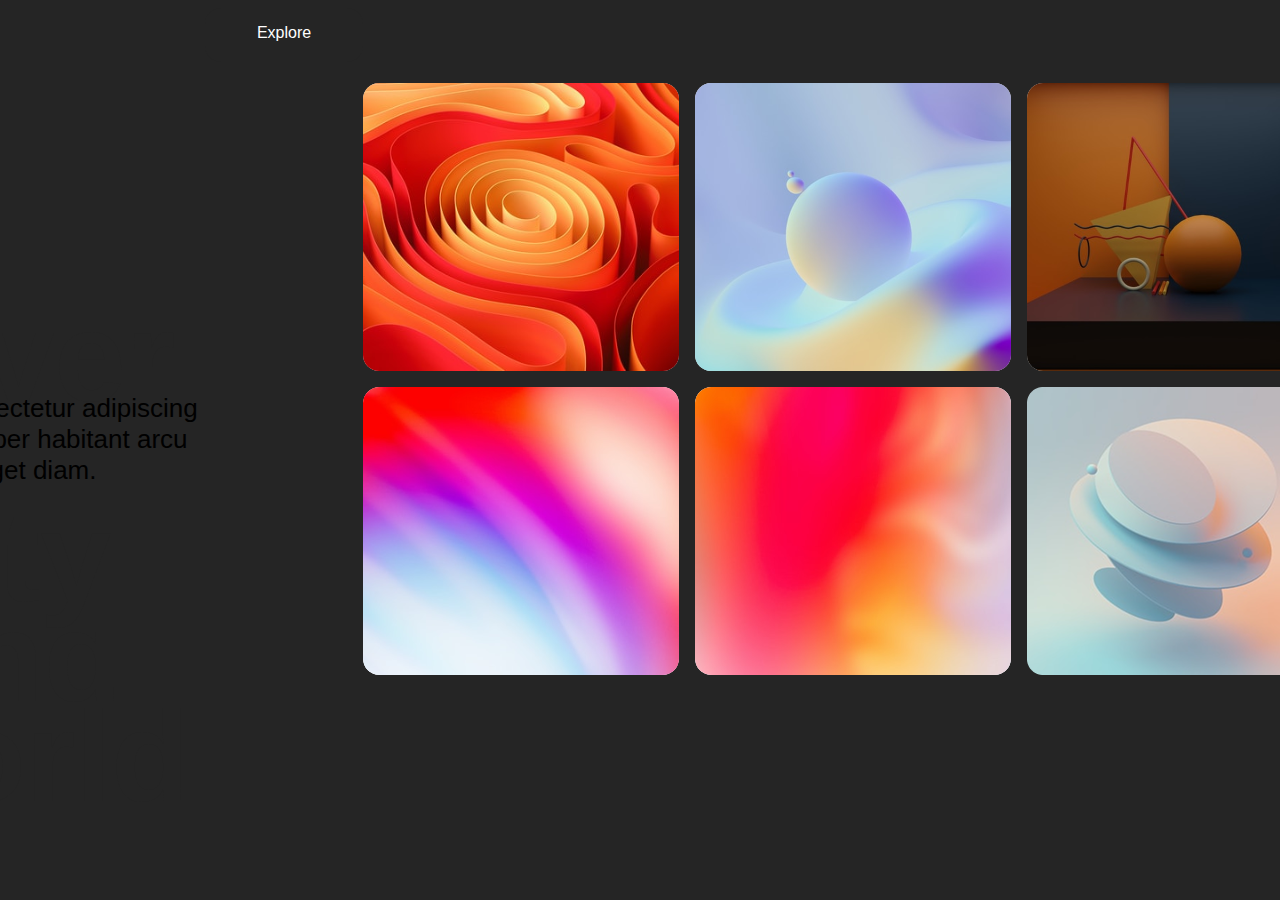
<file: prototipos/prototipo_1/prototipo1.html>
<!DOCTYPE html>
<html lang="en">
<head>
    <meta charset="UTF-8">
    <meta name="viewport" content="width=device-width, initial-scale=1.0">
    <title>Prototipo 1</title>
    <link rel="stylesheet" href="prototipo1.css">
</head>
<body>
    <div class="flex justifycenter">
        <div class="texto ancho tipografia">
            <div class="titulo">
                <h1>Discover the beauty around the world</h1>
            </div>
            <p class="texto_tipo">Lorem ipsum dolor sit amet, consectetur adipiscing elit. Faucibus in libero risus semper habitant arcu eget. Et integer facilisi eget diam.</p>
        </div>
    </div>
    <div class="flex justifycenter">
        <div class="flex justifycenter button tipografia">
            <p>Explore</p>
        </div>
    </div>


    <div class="margin3">
        <div class="flex justifycenter seccion margin2">
            <img src="imagenesprototipo1/1_1.svg" alt="">
            <img src="imagenesprototipo1/1_2.svg" alt="">
            <img src="imagenesprototipo1/1_3.svg" alt="">
            <img src="imagenesprototipo1/1_4.svg" alt="">
        </div>
        <div class="flex justifycenter seccion margin">
            <img src="imagenesprototipo1/1_5.svg" alt="">
            <img src="imagenesprototipo1/1_8.svg" alt="">
            <img src="imagenesprototipo1/1_6.png" alt="">
            <img src="imagenesprototipo1/1_7.svg" alt="">
        </div>
    </div>
</body>
</html>
</file>
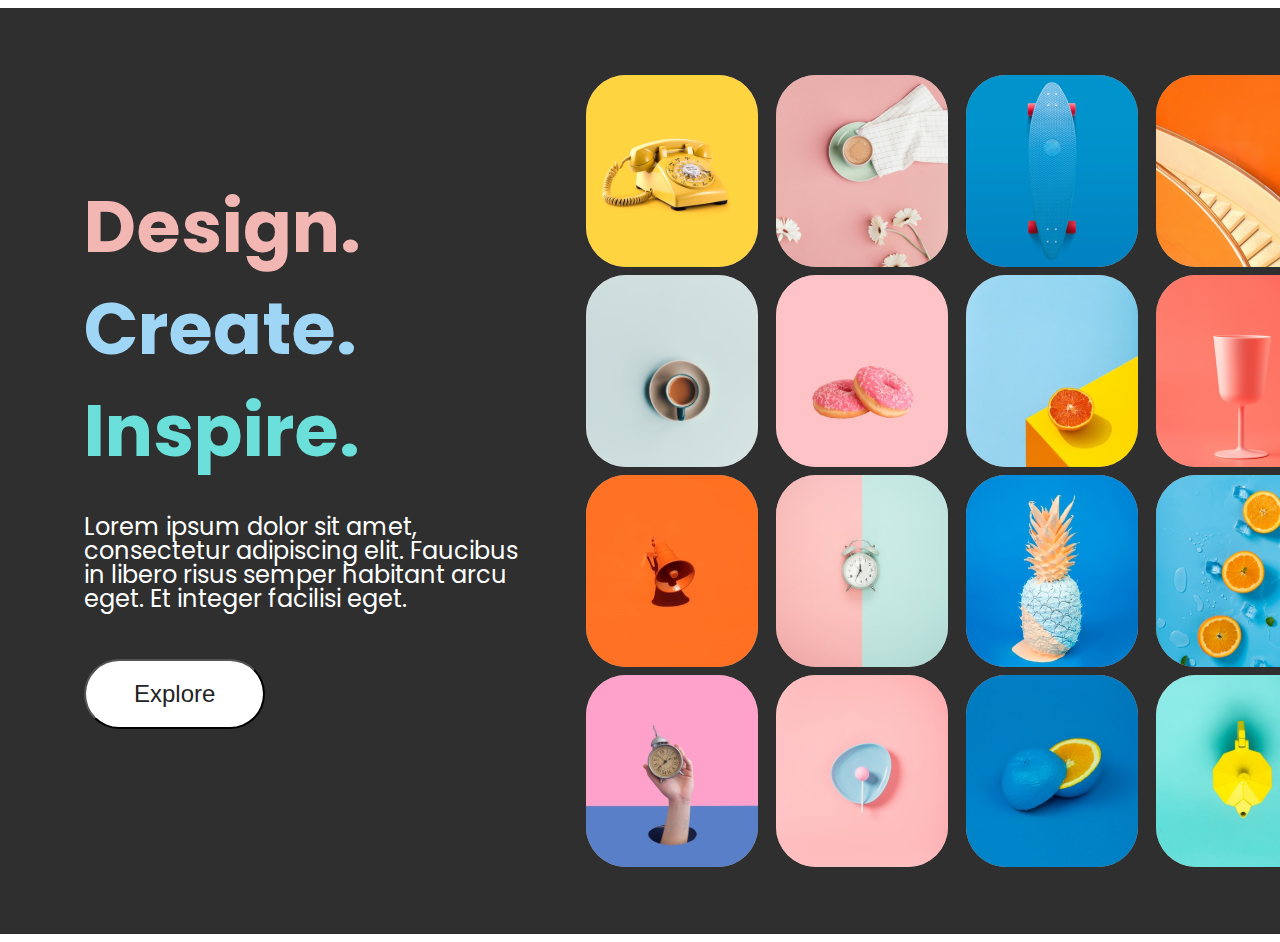
<file: prototipos/prototipo_10/prototipo10.html>
<!DOCTYPE html>
<html lang="en">
<head>
    <meta charset="UTF-8">
    <meta name="viewport" content="width=device-width, initial-scale=1.0">
    <title>Prototipo10</title>
    <link rel="stylesheet" href="prototipo10.css">
    <link rel="preconnect" href="https://fonts.googleapis.com">
    <link rel="preconnect" href="https://fonts.gstatic.com" crossorigin>
    <link href="https://fonts.googleapis.com/css2?family=Noto+Sans:ital,wght@0,100..900;1,100..900&family=Nunito:ital,wght@0,200..1000;1,200..1000&family=Poppins:ital,wght@0,100;0,200;0,300;0,400;0,500;0,600;0,700;0,800;0,900;1,100;1,200;1,300;1,400;1,500;1,600;1,700;1,800;1,900&display=swap" rel="stylesheet">
</head>
<body>
    <div class="contenedor">
        <div class="flex gap">
            <div class="texto">
                <div class="h1">
                    <h1><span class="span1">Design.</span> <span class="span2">Create.</span> <span class="span3">Inspire.</span></h1>
                </div>
                <div class="p">
                    <p>Lorem ipsum dolor sit amet, consectetur adipiscing elit. Faucibus in libero risus semper habitant arcu eget. Et integer facilisi eget.</p>
                </div>
                <div class="button">
                    <button>Explore</button>
                </div>
            </div>
            <div class="galeria">
                <div class="flex gap2">
                    <img src="imagenesprototipo10/10_1.svg" alt="">
                    <img src="imagenesprototipo10/10_2.svg" alt="">
                    <img src="imagenesprototipo10/10_3.svg" alt="">
                    <img src="imagenesprototipo10/10_4.svg" alt="">
                </div>
                <div class="flex gap2">
                    <img src="imagenesprototipo10/10_5.svg" alt="">
                    <img src="imagenesprototipo10/10_6.svg" alt="">
                    <img src="imagenesprototipo10/10_7.svg" alt="">
                    <img src="imagenesprototipo10/10_8.svg" alt="">
                </div>
                <div class="flex gap2">
                    <img src="imagenesprototipo10/10_9.svg" alt="">
                    <img src="imagenesprototipo10/10_10.svg" alt="">
                    <img src="imagenesprototipo10/10_11.svg" alt="">
                    <img src="imagenesprototipo10/10_12.svg" alt="">
                </div>
                <div class="flex gap2">
                    <img src="imagenesprototipo10/10_13.svg" alt="">
                    <img src="imagenesprototipo10/10_14.svg" alt="">
                    <img src="imagenesprototipo10/10_15.svg" alt="">
                    <img src="imagenesprototipo10/10_16.svg" alt="">
                </div>
            </div>
        </div>
    </div>
</body>
</html>
</file>
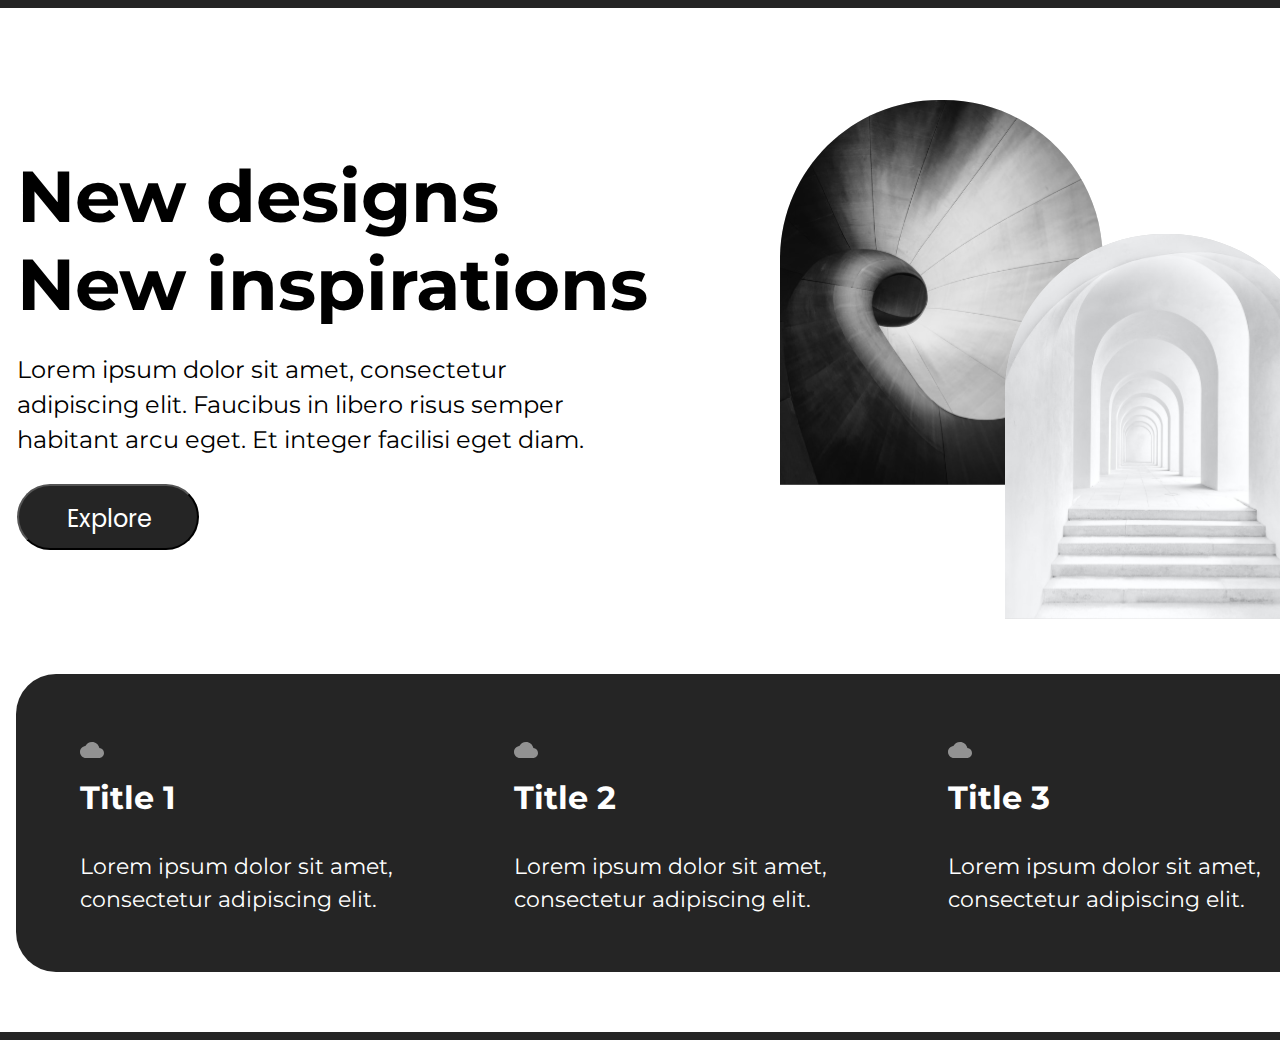
<file: prototipos/prototipo_11/prototipo11.html>
<!DOCTYPE html>
<html lang="en">
<head>
    <meta charset="UTF-8">
    <meta name="viewport" content="width=device-width, initial-scale=1.0">
    <title>Prototipo 11</title>
    <link rel="stylesheet" href="prototipo11.css">
    <link rel="preconnect" href="https://fonts.googleapis.com">
    <link rel="preconnect" href="https://fonts.gstatic.com" crossorigin>
    <link href="https://fonts.googleapis.com/css2?family=Noto+Sans:ital,wght@0,100..900;1,100..900&family=Nunito:ital,wght@0,200..1000;1,200..1000&family=Poppins:ital,wght@0,100;0,200;0,300;0,400;0,500;0,600;0,700;0,800;0,900;1,100;1,200;1,300;1,400;1,500;1,600;1,700;1,800;1,900&display=swap" rel="stylesheet">
    <link href="https://fonts.googleapis.com/css?family=Montserrat:400,700&display=swap" rel="stylesheet">
</head>
<body>
    <div class="contenedor">
        <div class="flex gap">
            <div class="texto">
                <h1>New designs New inspirations</h1>
                <p>Lorem ipsum dolor sit amet, consectetur adipiscing elit. Faucibus in libero risus semper habitant arcu eget. Et integer facilisi eget diam.</p>
                <button>Explore</button>
            </div>
            <div class="relativo">
                <img class="right" src="imagenesprototipo11/right.svg" alt="">
                <img class="left" src="imagenesprototipo11/left.svg" alt="">
            </div>
        </div>
        <div class="lista flex centrar gap2">
            <div class="cajas">
                <img src="imagenesprototipo11/nube.svg" alt="">
                <h2>Title 1</h2>
                <p>Lorem ipsum dolor sit amet, consectetur adipiscing elit.</p>
            </div>
            <div class="cajas">
                <img src="imagenesprototipo11/nube.svg" alt="">
                <h2>Title 2</h2>
                <p>Lorem ipsum dolor sit amet, consectetur adipiscing elit.</p>
            </div>
            <div class="cajas">
                <img src="imagenesprototipo11/nube.svg" alt="">
                <h2>Title 3</h2>
                <p>Lorem ipsum dolor sit amet, consectetur adipiscing elit.</p>
            </div>
        </div>
    </div>
</body>
</html>
</file>
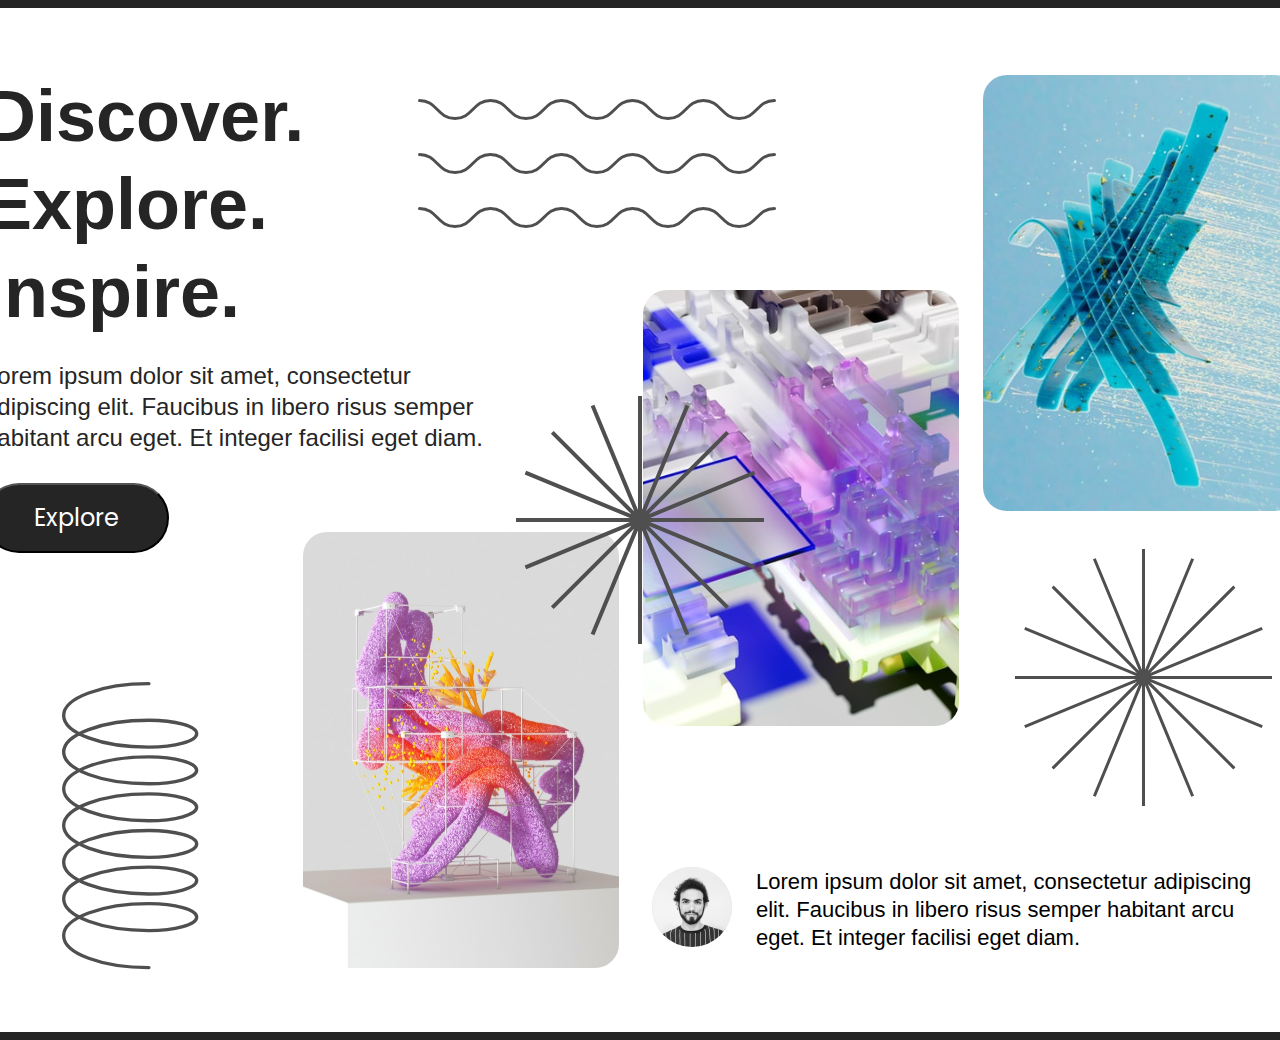
<file: prototipos/prototipo_12/prototipo12.html>
<!DOCTYPE html>
<html lang="en">
<head>
    <meta charset="UTF-8">
    <meta name="viewport" content="width=device-width, initial-scale=1.0">
    <title>Prototipo 12</title>
    <link rel="stylesheet" href="prototipo12.css">
    <link rel="preconnect" href="https://fonts.googleapis.com">
    <link rel="preconnect" href="https://fonts.gstatic.com" crossorigin>
    <link href="https://fonts.googleapis.com/css2?family=Noto+Sans:ital,wght@0,100..900;1,100..900&family=Nunito:ital,wght@0,200..1000;1,200..1000&family=Poppins:ital,wght@0,100;0,200;0,300;0,400;0,500;0,600;0,700;0,800;0,900;1,100;1,200;1,300;1,400;1,500;1,600;1,700;1,800;1,900&display=swap" rel="stylesheet">
    <link href="https://fonts.googleapis.com/css?family=Montserrat:400,700&display=swap" rel="stylesheet">
</head>
<body>
    <div class="contenedor">
        <div class="relativo">
            <img class="absoluto1" src="imagenesprototipo12/spiral.svg" alt="">
            <img class="absoluto2" src="imagenesprototipo12/derecha.svg" alt="">
            <img class="absoluto3" src="imagenesprototipo12/izquierda.svg" alt="">
            <img class="absoluto4" src="imagenesprototipo12/medio.svg" alt="">
            <img class="absoluto5" src="imagenesprototipo12/estrella.svg" alt="">
            <img class="absoluto6" src="imagenesprototipo12/estrella2.svg" alt="">
            <img class="absoluto7" src="imagenesprototipo12/olas.svg" alt="">

            <div class="texto absoluto9">
                <h1>Discover. Explore. Inspire.</h1>
                <p>Lorem ipsum dolor sit amet, consectetur adipiscing elit. Faucibus in libero risus semper habitant arcu eget. Et integer facilisi eget diam.</p>
                <button>Explore</button>
            </div>

            <div class="absoluto8 flex">
                <img src="imagenesprototipo12/persona.svg" alt="">
                <p>Lorem ipsum dolor sit amet, consectetur adipiscing elit. Faucibus in libero risus semper habitant arcu eget. Et integer facilisi eget diam.</p>
            </div>
        </div>

    </div>
</body>
</html>
</file>
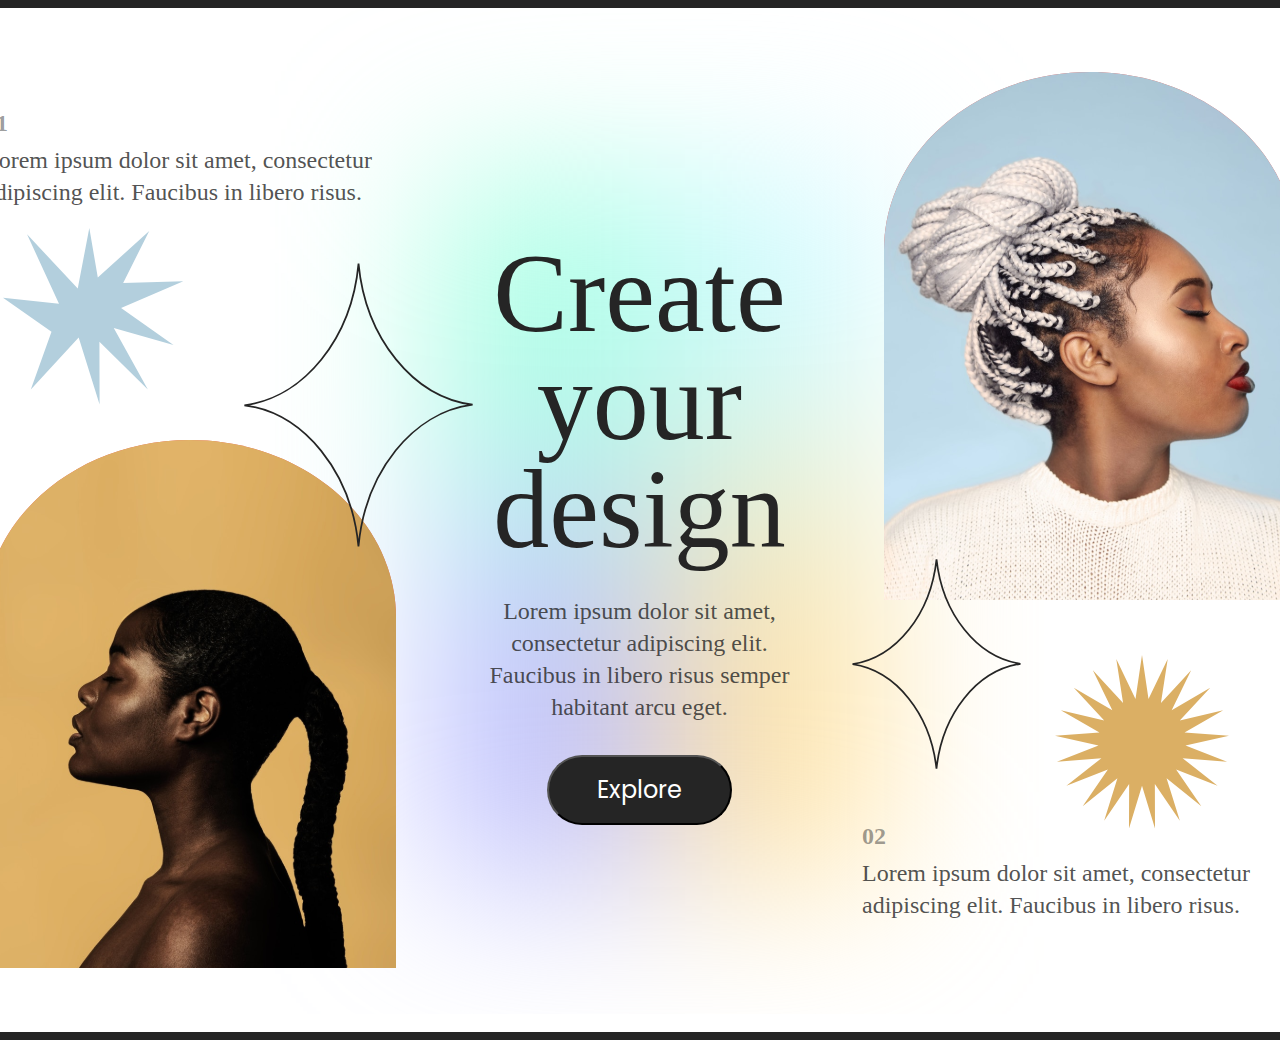
<file: prototipos/prototipo_13/prototipo13.html>
<!DOCTYPE html>
<html lang="en">
<head>
    <meta charset="UTF-8">
    <meta name="viewport" content="width=device-width, initial-scale=1.0">
    <title>Prototipo 13</title>
    <link rel="stylesheet" href="prototipo13.css">
    <link rel="preconnect" href="https://fonts.googleapis.com">
    <link rel="preconnect" href="https://fonts.gstatic.com" crossorigin>
    <link href="https://fonts.googleapis.com/css2?family=Noto+Sans:ital,wght@0,100..900;1,100..900&family=Nunito:ital,wght@0,200..1000;1,200..1000&family=Poppins:ital,wght@0,100;0,200;0,300;0,400;0,500;0,600;0,700;0,800;0,900;1,100;1,200;1,300;1,400;1,500;1,600;1,700;1,800;1,900&display=swap" rel="stylesheet">
    <link href="https://fonts.googleapis.com/css?family=Montserrat:400,700&display=swap" rel="stylesheet">
</head>
<body>
    <div class="contenedor">
        <div class="relativo">
            <img class="desenfoque" src="imagenesprototipo13/desenfoque.svg" alt="">
            <img class="explosion" src="imagenesprototipo13/explosion.svg" alt="">
            <img class="derecha" src="imagenesprototipo13/derecha.svg" alt="">
            <img class="star" src="imagenesprototipo13/star.svg" alt="">
            <img class="izquierda" src="imagenesprototipo13/izquierda.svg" alt="">
            <img class="star2" src="imagenesprototipo13/star2.svg" alt="">
            <img class="party" src="imagenesprototipo13/party.svg" alt="">
            <div class="texto_izquierda">
                <span>01</span>
                <p>Lorem ipsum dolor sit amet, consectetur adipiscing elit. Faucibus in libero risus.</p>
            </div>
            <div class="texto_medio">
                <h1>Create <br> your <br> design</h1>
                <p>Lorem ipsum dolor sit amet, consectetur adipiscing elit. Faucibus in libero risus semper habitant arcu eget.</p>
                <button>Explore</button>
            </div>
            <div class="texto_derecha">
                <span>02</span>
                <p>Lorem ipsum dolor sit amet, consectetur adipiscing elit. Faucibus in libero risus.</p>            
            </div>
        </div>
    </div>
</body>
</html>
</file>
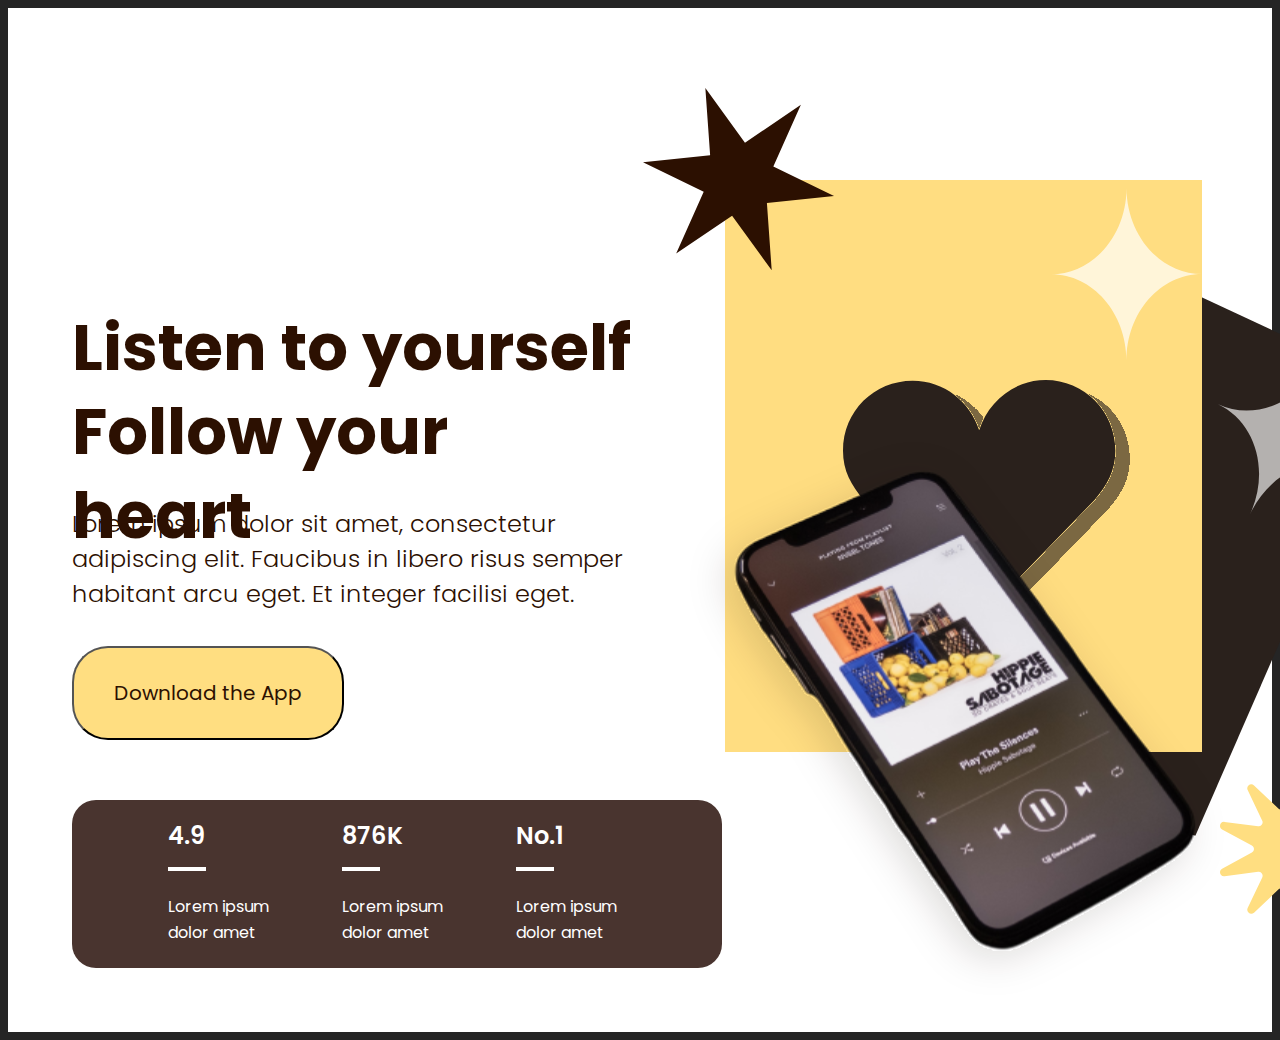
<file: prototipos/prototipo_14/prototipo14.html>
<!DOCTYPE html>
<html lang="en">
<head>
    <meta charset="UTF-8">
    <meta name="viewport" content="width=device-width, initial-scale=1.0">
    <title>Prototipo 14</title>
    <link rel="stylesheet" href="prototipo14.css">
    <link rel="preconnect" href="https://fonts.googleapis.com">
    <link rel="preconnect" href="https://fonts.gstatic.com" crossorigin>
    <link href="https://fonts.googleapis.com/css2?family=Noto+Sans:ital,wght@0,100..900;1,100..900&family=Nunito:ital,wght@0,200..1000;1,200..1000&family=Poppins:ital,wght@0,100;0,200;0,300;0,400;0,500;0,600;0,700;0,800;0,900;1,100;1,200;1,300;1,400;1,500;1,600;1,700;1,800;1,900&display=swap" rel="stylesheet">
    <link href="https://fonts.googleapis.com/css?family=Montserrat:400,700&display=swap" rel="stylesheet">
</head>
<body>
    <div class="contenedor relativo">
        <div class="content">
            <h1>Listen to yourself Follow your heart</h1>
            <p>Lorem ipsum dolor sit amet, consectetur adipiscing elit. Faucibus in libero risus semper habitant arcu eget. Et integer facilisi eget.</p>
            <button>Download the App</button>
        </div>
        <div class="lista">
            <div class="frame">
                <span>4.9</span>
                <div>
                    <img class="img" src="imagenesprototipo14/rectangulo.svg" alt="">
                </div>
                <p>Lorem ipsum dolor amet</p>
            </div>
            <div class="frame">
                <span>876K</span>
                <div>
                    <img class="img" src="imagenesprototipo14/rectangulo.svg" alt="">
                </div>
                <p>Lorem ipsum dolor amet</p>
            </div>
            <div class="frame">
                <span>No.1</span>
                <div>
                    <img class="img" src="imagenesprototipo14/rectangulo.svg" alt="">
                </div>
                <p>Lorem ipsum dolor amet</p>
            </div>
        </div>
        <img class="brown" src="imagenesprototipo14/brown.svg" alt="">
        <img class="yellow" src="imagenesprototipo14/yellow.svg" alt="">
        <img class="star1" src="imagenesprototipo14/star1.svg" alt="">
        <img class="star2" src="imagenesprototipo14/star2.svg" alt="">
        <img class="heart" src="imagenesprototipo14/heart.svg" alt="">
        <img class="movil" src="imagenesprototipo14/movil.svg" alt="">
        <img class="portal" src="imagenesprototipo14/portal.svg" alt="">
        <img class="portal2" src="imagenesprototipo14/portal2.svg" alt="">
    </div>

</body>
</html>
</file>
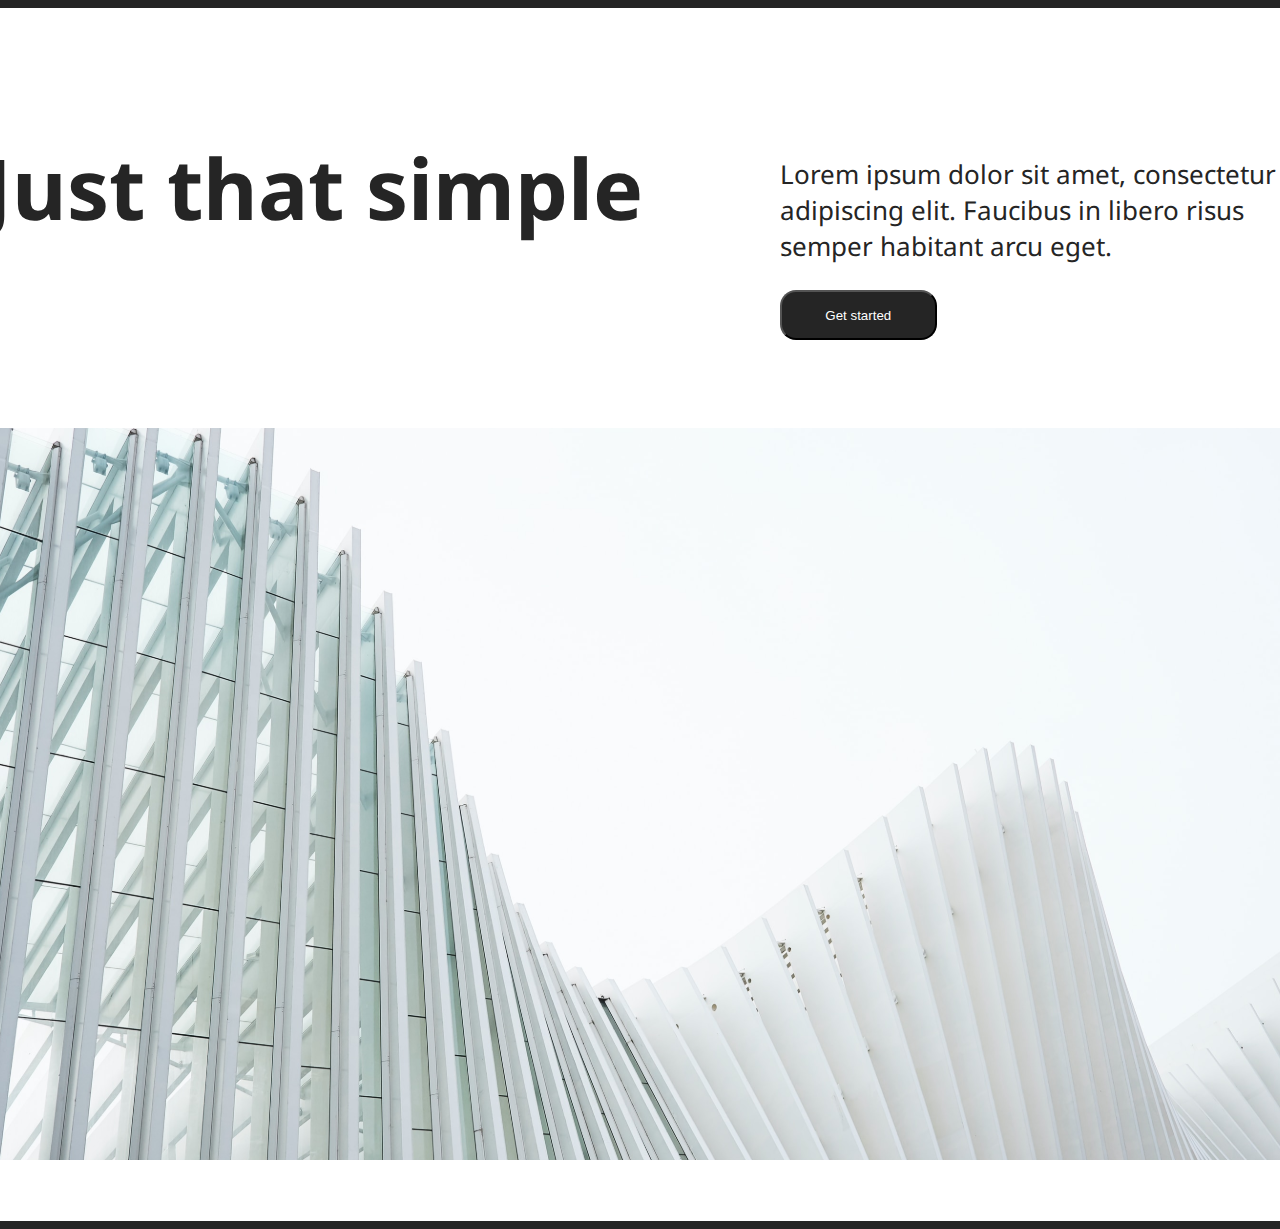
<file: prototipos/prototipo_3/prototipo3.html>
<!DOCTYPE html>
<html lang="en">
<head>
    <meta charset="UTF-8">
    <meta name="viewport" content="width=device-width, initial-scale=1.0">
    <title>Prototipo 3</title>
    <link rel="stylesheet" href="prototipo3.css">
    <link rel="preconnect" href="https://fonts.googleapis.com">
    <link rel="preconnect" href="https://fonts.gstatic.com" crossorigin>
    <link href="https://fonts.googleapis.com/css2?family=Noto+Sans:ital,wght@0,100..900;1,100..900&family=Nunito:ital,wght@0,200..1000;1,200..1000&display=swap" rel="stylesheet">
</head>
<body>
    <div class="contenedor">
        <div class="flex margin gap">
            <div class="titulo">
                <h1 class="titulo2">Just that simple</h1>
            </div>
            <div class="contenido">
                <p>Lorem ipsum dolor sit amet, consectetur adipiscing elit. Faucibus in libero risus semper habitant arcu eget.</p>
                <button class="boton">Get started</button>
            </div>
        </div>
        <img class="imagen" src="imagenesprototipo3/hero Image.svg" alt="">
    </div>
</body>
</html>
</file>
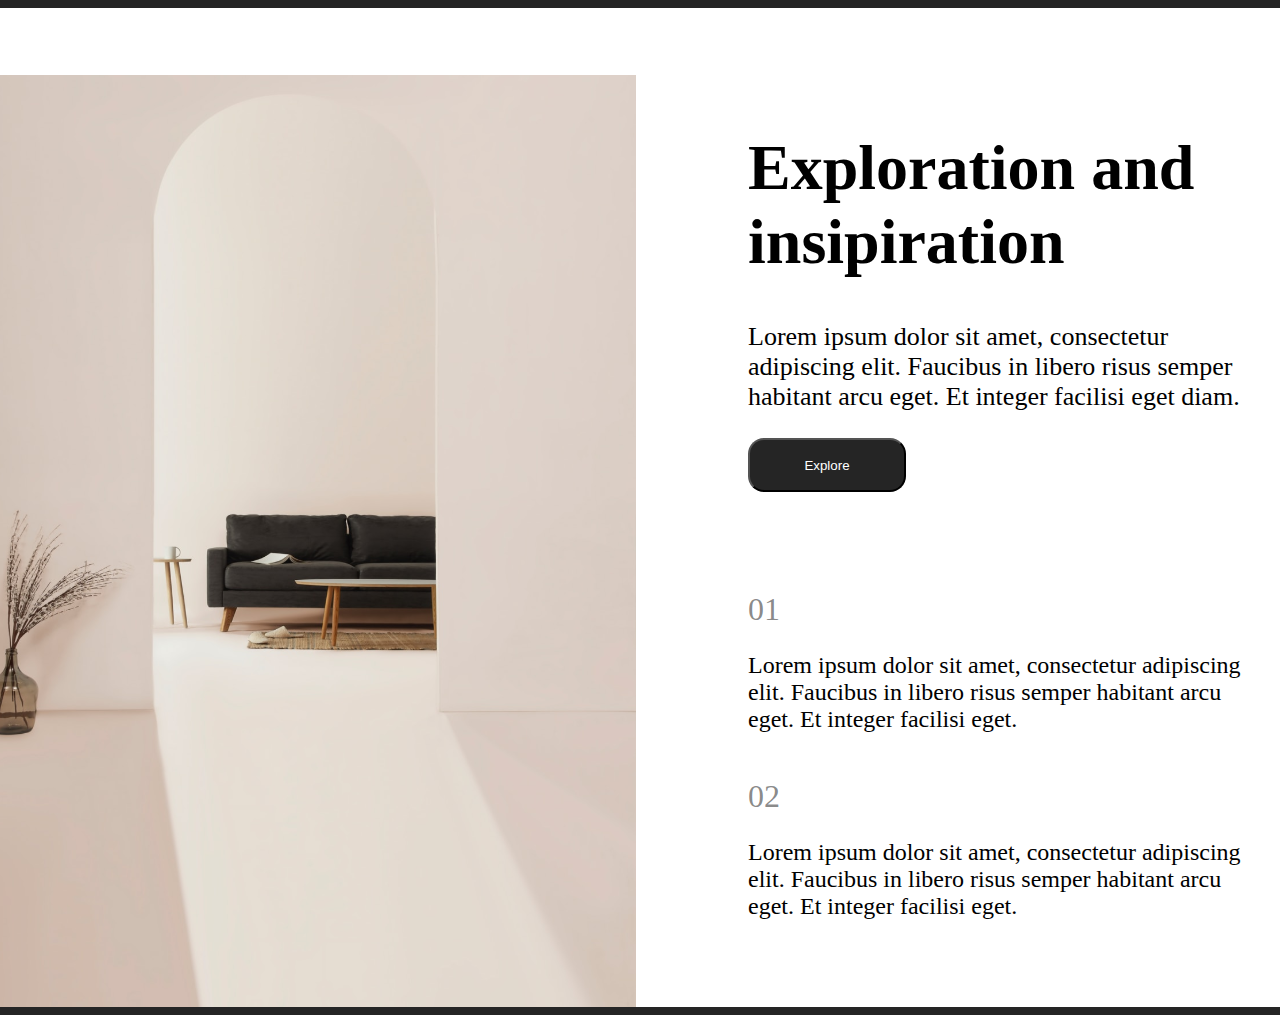
<file: prototipos/prototipo_4/prototipo4.html>
<!DOCTYPE html>
<html lang="en">
<head>
    <meta charset="UTF-8">
    <meta name="viewport" content="width=device-width, initial-scale=1.0">
    <title>Prototipo 4</title>
    <link rel="stylesheet" href="prototipo4.css">
</head>
<body>
    <div class="contenedor">
        <div class="flex">
            <img class="imagen" src="imagenesprototipo4/imagen.svg" alt="">
            <div class="contenedor_texto">
                <div class="contenedor_arriba">
                    <h1 class="titulo" >Exploration and insipiration</h1>
                    <p class="texto">Lorem ipsum dolor sit amet, consectetur adipiscing elit. Faucibus in libero risus semper habitant arcu eget. Et integer facilisi eget diam.</p>
                    <button class="boton">Explore</button>
                </div>
                <div class="contenedor_abajo">
                    <div class="texto_arriba">
                        <span class="span">01</span>
                        <p>Lorem ipsum dolor sit amet, consectetur adipiscing elit. Faucibus in libero risus semper habitant arcu eget. Et integer facilisi eget.</p>
                    </div>
                    <div class="texto_arriba margintop">
                        <span class="span">02</span>
                        <p>Lorem ipsum dolor sit amet, consectetur adipiscing elit. Faucibus in libero risus semper habitant arcu eget. Et integer facilisi eget.</p>
                    </div>
                </div>
            </div>
        </div>
    </div>
</body>
</html>
</file>
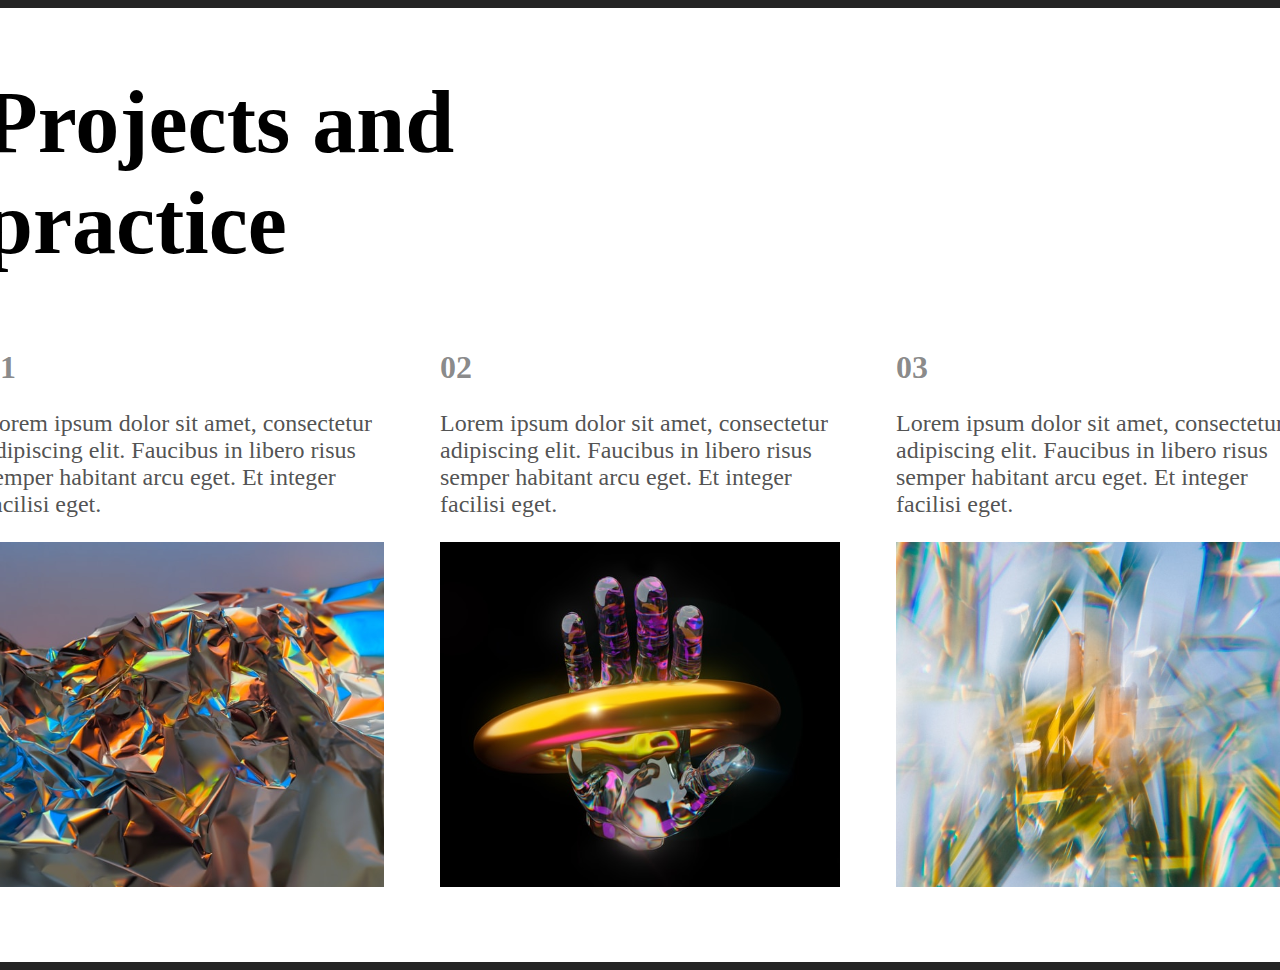
<file: prototipos/prototipo_5/prototipo5.html>
<!DOCTYPE html>
<html lang="en">
<head>
    <meta charset="UTF-8">
    <meta name="viewport" content="width=device-width, initial-scale=1.0">
    <title>Prototipo 5</title>
    <link rel="stylesheet" href="prototipo5.css">
</head>
<body>
    <div class="contenedor">
        <div class="titulo">
            <h1>Projects and practice</h1>
        </div>
        <div class="flex cartas">
            <div>
                <span>01</span>
                <p>Lorem ipsum dolor sit amet, consectetur adipiscing elit. Faucibus in libero risus semper habitant arcu eget. Et integer facilisi eget.</p>
                <img src="imagenesprototipo5/5_1.svg" alt="">
            </div>
            <div>
                <span>02</span>
                <p>Lorem ipsum dolor sit amet, consectetur adipiscing elit. Faucibus in libero risus semper habitant arcu eget. Et integer facilisi eget.</p>
                <img src="imagenesprototipo5/5_2.svg" alt="">
            </div>
            <div>
                <span>03</span>
                <p>Lorem ipsum dolor sit amet, consectetur adipiscing elit. Faucibus in libero risus semper habitant arcu eget. Et integer facilisi eget.</p>
                <img src="imagenesprototipo5/5_3.svg" alt="">
            </div>
        </div>
    </div>
</body>
</html>
</file>
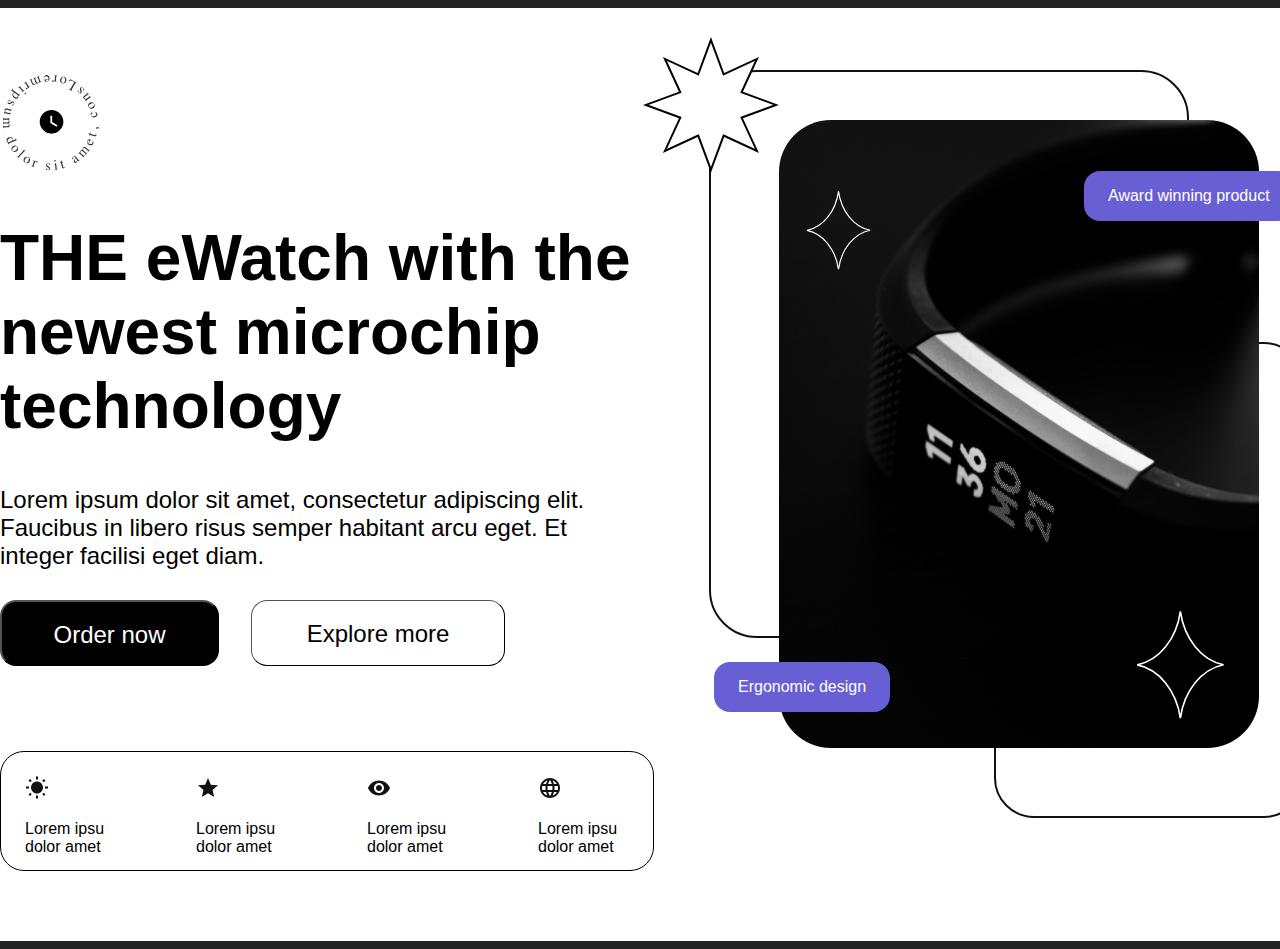
<file: prototipos/prototipo_6/prototipo6.html>
<!DOCTYPE html>
<html lang="en">
<head>
    <meta charset="UTF-8">
    <meta name="viewport" content="width=device-width, initial-scale=1.0">
    <title>Prototipo 6</title>
    <link rel="stylesheet" href="prototipo6.css">
</head>
<body>
    <div class="contenedor">
        <div class="flex gap3">
            <div>
                <img class="imagen" src="imagenesprototipo6/6_7.svg" alt="">
                <div class="texto">
                    <h1>THE eWatch with the newest microchip technology</h1>
                    <p>Lorem ipsum dolor sit amet, consectetur adipiscing elit. Faucibus in libero risus semper habitant arcu eget. Et integer facilisi eget diam.</p>
                    <div class="gap">
                        <button class="boton1">Order now</button>
                        <button class="boton2">Explore more</button>
                    </div>
                </div>
                <div class="flex gap2">
                    <div class="frame">
                        <span><img src="imagenesprototipo6/6_8.svg" alt=""></span>
                        <p>Lorem ipsu dolor amet</p>
                    </div>

                    <div class="frame">
                        <span><img src="imagenesprototipo6/6_9.svg" alt=""></span>
                        <p>Lorem ipsu dolor amet</p>
                    </div>

                    <div class="frame">
                        <span><img src="imagenesprototipo6/6_10.svg" alt=""></span>
                        <p>Lorem ipsu dolor amet</p>
                    </div>

                    <div class="frame">
                        <span><img src="imagenesprototipo6/6_11.svg" alt=""></span>
                        <p>Lorem ipsu dolor amet</p>
                    </div>
                </div>
            </div>
            <div class="relativo">
                <img class="absoluto" src="imagenesprototipo6/6_6.svg" alt="">
                <img class="absoluto decoracion2" src="imagenesprototipo6/6_5.svg" alt="">
                <img class="absoluto principal" src="imagenesprototipo6/6_4.svg" alt="">
                <img class="absoluto estrella_izquierda" src="imagenesprototipo6/6_3.svg" alt="">
                <img class="absoluto estrella_derecha" src="imagenesprototipo6/6_1.svg" alt="">
                <img class="absoluto esquina" src="imagenesprototipo6/6_2.svg" alt="">
                <p class="absoluto tag">Ergonomic design</p>
                <p class="absoluto tag2">Award winning product</p>
            </div>
        </div>
    </div>
</body>
</html>
</file>
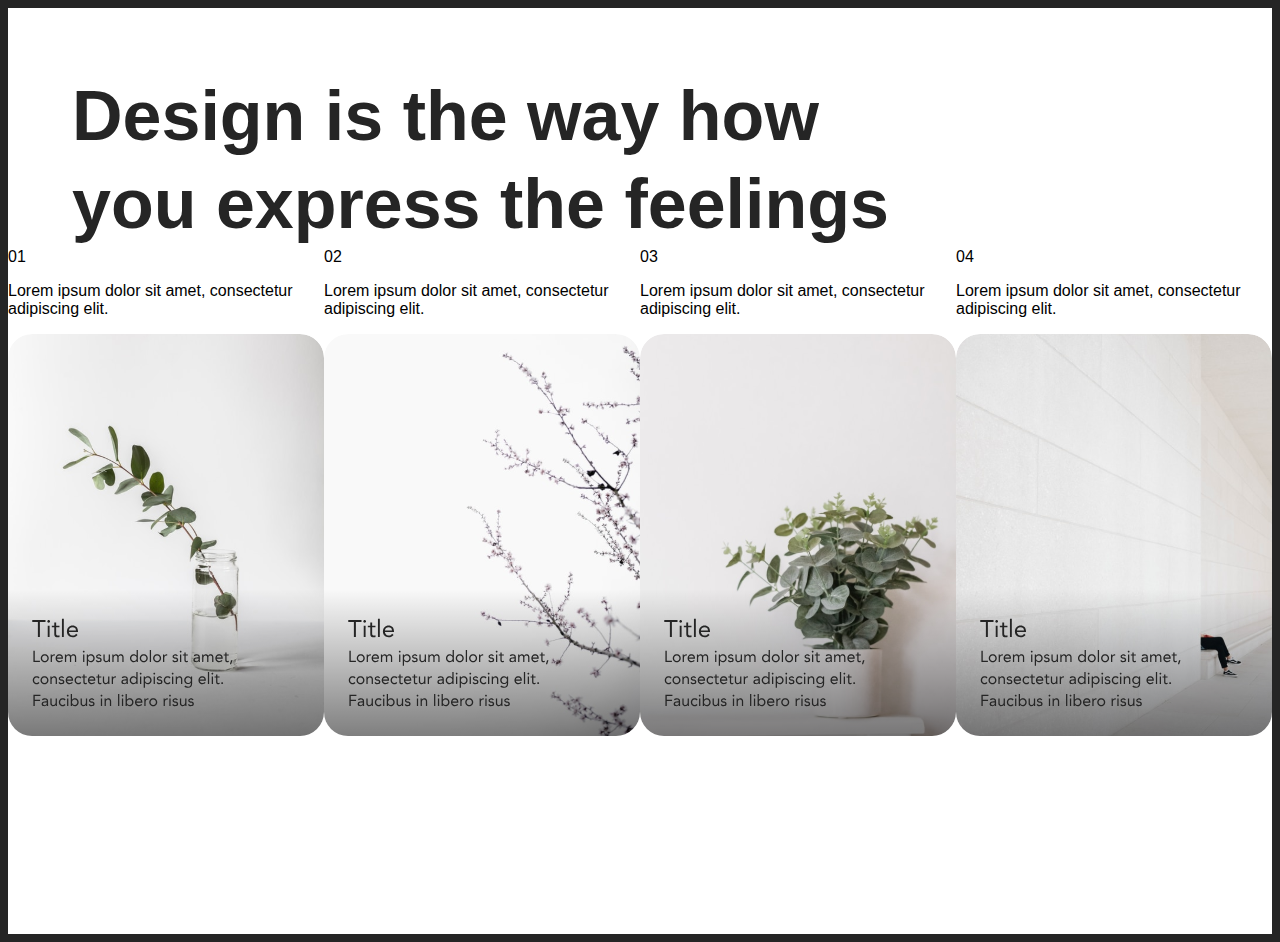
<file: prototipos/prototipo_7/prototipo7.html>
<!DOCTYPE html>
<html lang="en">
<head>
    <meta charset="UTF-8">
    <meta name="viewport" content="width=device-width, initial-scale=1.0">
    <title>Prototipo 7</title>
    <link rel="stylesheet" href="prototipo7.css">
</head>
<body>
    <div class="contenedor">
        <div class="titulo">
            <h1>Design is the way how you express the feelings</h1>
        </div>
        <div class="flex">
            <div>
                <span>01</span>
                <p>Lorem ipsum dolor sit amet, consectetur adipiscing elit.</p>
                <img src="imagenesprototipo7/7_1.svg" alt="">
            </div>
            <div>
                <span>02</span>
                <p>Lorem ipsum dolor sit amet, consectetur adipiscing elit.</p>
                <img src="imagenesprototipo7/7_2.svg" alt="">
            </div>
            <div>
                <span>03</span>
                <p>Lorem ipsum dolor sit amet, consectetur adipiscing elit.</p>
                <img src="imagenesprototipo7/7_3.svg" alt="">
            </div>
            <div>
                <span>04</span>
                <p>Lorem ipsum dolor sit amet, consectetur adipiscing elit.</p>
                <img src="imagenesprototipo7/7_4.svg" alt="">
            </div>
        </div>
    </div>
</body>
</html>
</file>
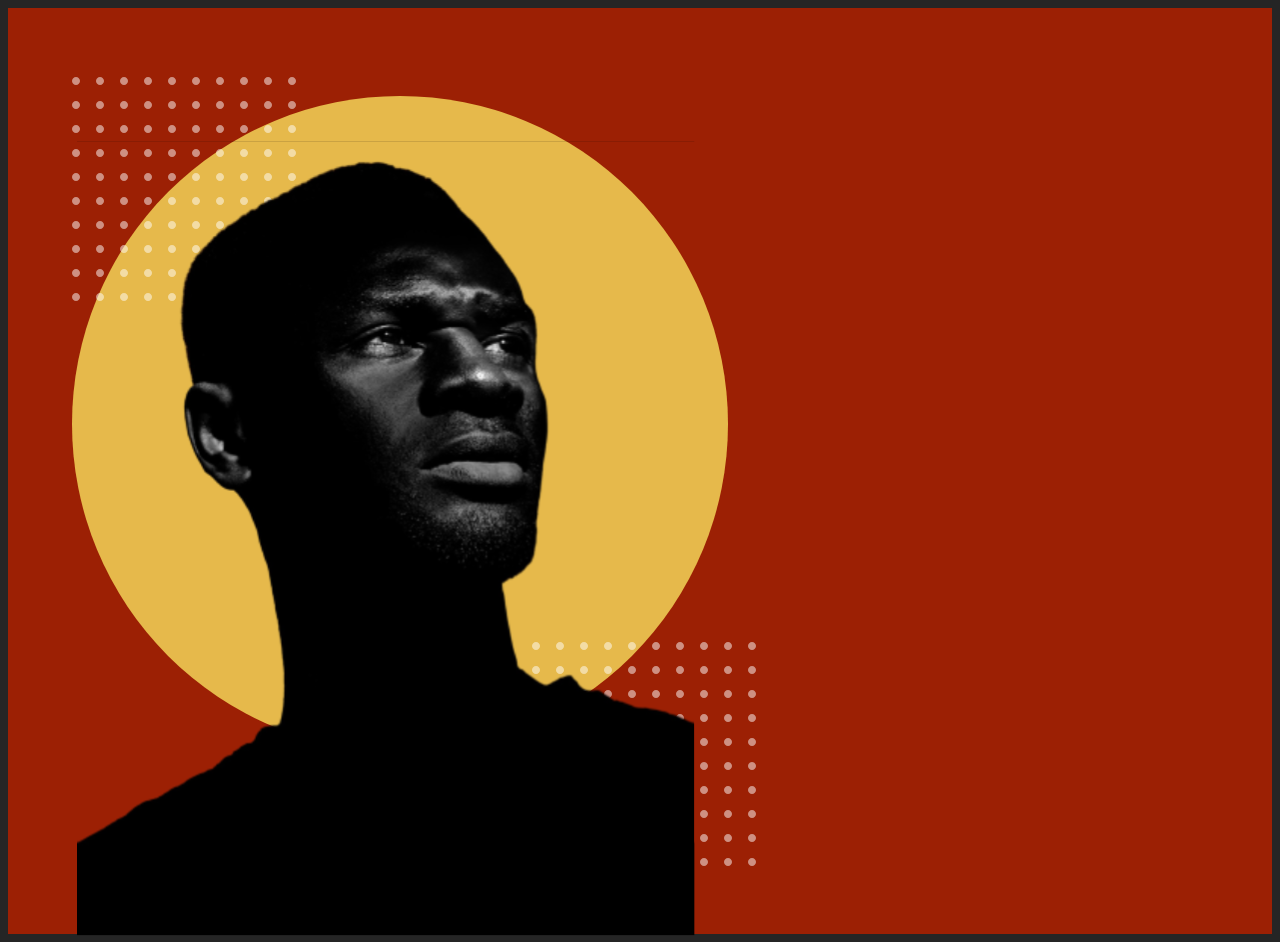
<file: prototipos/prototipo_8/prototipo8.html>
<!DOCTYPE html>
<html lang="en">
<head>
    <meta charset="UTF-8">
    <meta name="viewport" content="width=device-width, initial-scale=1.0">
    <title>Prototipo 9</title>
    <link rel="stylesheet" href="prototipo8.css">
</head>
<body>
    <div class="contenedor">
        <div class="imagenes">
            <div>
                <img class="img4" src="imagenesprototipo8/8_4.svg" alt="">
            </div>
            <div>
                <img class="img3" src="imagenesprototipo8/8_3.svg" alt="">
            </div>
            <div>
                <img class="img2" src="imagenesprototipo8/8_2.svg" alt="">
            </div>
            <div>
                <img class="img1" src="imagenesprototipo8/8_1.svg" alt="">
            </div>
        </div>
    </div>
</body>
</html>
</file>
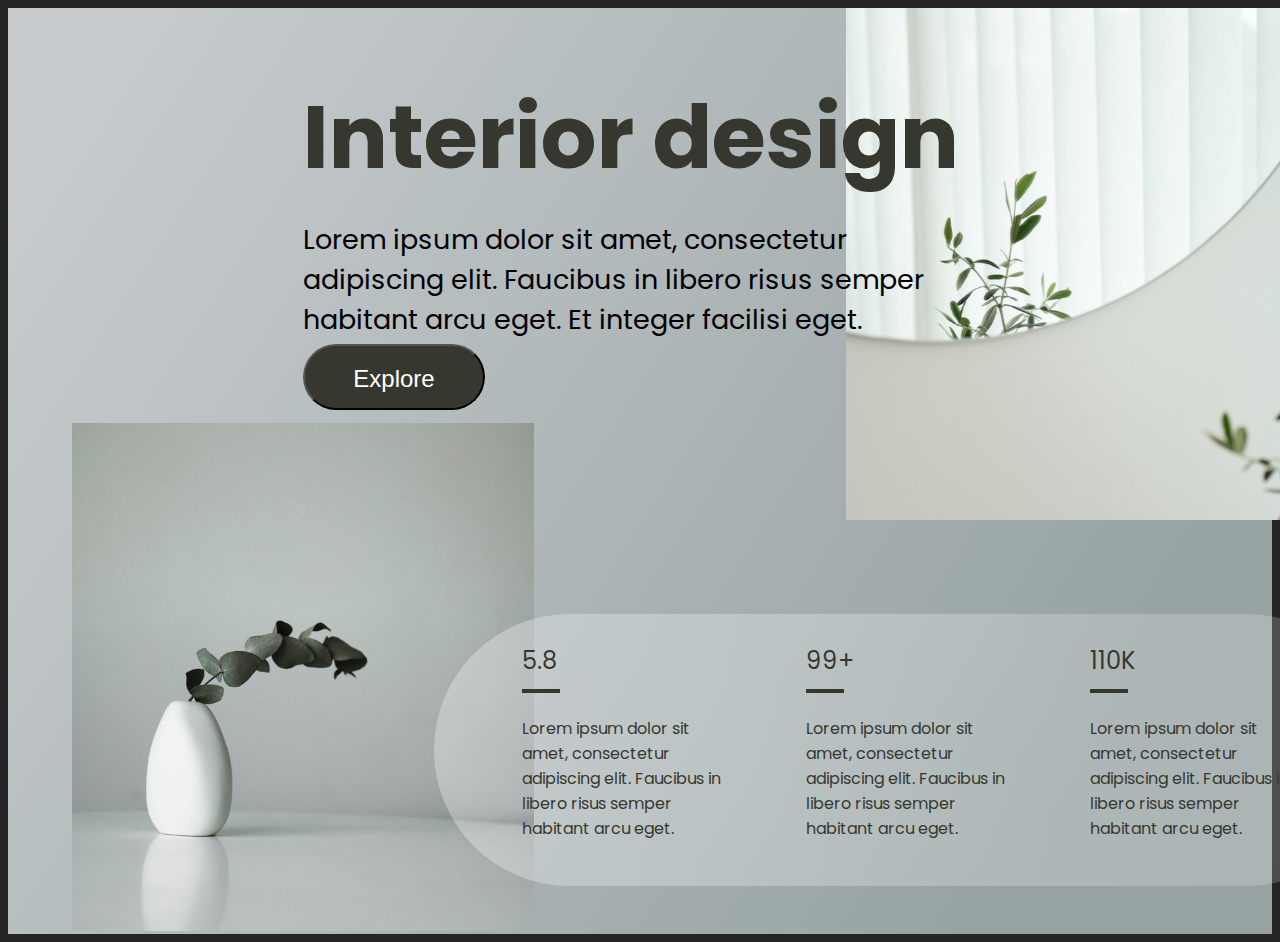
<file: prototipos/prototipo_9/prototipo9.html>
<!DOCTYPE html>
<html lang="en">
<head>
    <meta charset="UTF-8">
    <meta name="viewport" content="width=device-width, initial-scale=1.0">
    <title>Prototipo 9</title>
    <link rel="stylesheet" href="prototipo9.css">
    <link rel="preconnect" href="https://fonts.googleapis.com">
    <link rel="preconnect" href="https://fonts.gstatic.com" crossorigin>
    <link href="https://fonts.googleapis.com/css2?family=Noto+Sans:ital,wght@0,100..900;1,100..900&family=Nunito:ital,wght@0,200..1000;1,200..1000&family=Poppins:ital,wght@0,100;0,200;0,300;0,400;0,500;0,600;0,700;0,800;0,900;1,100;1,200;1,300;1,400;1,500;1,600;1,700;1,800;1,900&display=swap" rel="stylesheet">
</head>
<body>
    <div class="contenedor">
        <div class="relativo">
            <div class="absolutoright">
                <img src="imagenesprototipo9/9right.svg" alt="">
            </div>
            <div class="texto absolutotexto">
                <h1>Interior design</h1>
                <p>Lorem ipsum dolor sit amet, consectetur adipiscing elit. Faucibus in libero risus semper habitant arcu eget. Et integer facilisi eget.</p>
                <button>Explore</button>
            </div>
        </div>
        <div class="relativo2 flex">
            <div class="absoluto3">
                <img src="imagenesprototipo9/9left.svg" alt="">
            </div>
            <div>
                <div class="absoluto2 flex frame gap">
                    <div>
                        <span class="span"><p>5.8</p></span>
                        <img src="imagenesprototipo9/rectangle.svg" alt="">
                        <p class="p">Lorem ipsum dolor sit amet, consectetur adipiscing elit. Faucibus in libero risus semper habitant arcu eget. </p>
                    </div>
                    <div>
                        <span class="span"><p>99+</p></span>
                        <img src="imagenesprototipo9/rectangle.svg" alt="">
                        <p class="p">Lorem ipsum dolor sit amet, consectetur adipiscing elit. Faucibus in libero risus semper habitant arcu eget. </p>
                    </div>
                    <div>
                        <span class="span"><p>110K</p></span>
                        <img src="imagenesprototipo9/rectangle.svg" alt="">
                        <p class="p">Lorem ipsum dolor sit amet, consectetur adipiscing elit. Faucibus in libero risus semper habitant arcu eget. </p>
                    </div>
                </div>
            </div>
        </div>
    </div>
</body>
</html>
</file>
<file: prototipos/prototipo_1/prototipo1.css>
body{
  display: flex;
  justify-content: center;
  background-color: #252525;
}

.flex{
  display: flex;
}

.column {
  flex-direction: column;
}

.justifycenter{
  justify-content: center;
}

.ancho{
  width: 600px;
}

.titulo {
  width: 610px;
  height: 145px;
  display: flex;
  color: #252525;
  font-weight: 800;
  font-size: 64px;
  line-height: 100px;
}


.color {
  color: #252525;
}

.tipografia{
  font-family: Arial, Helvetica, sans-serif;
}

.aligncenter{
  align-items: center;
}

.texto {
    display: flex;
    flex-direction: column;
    justify-content: center;
    align-items: center;
    text-align: center;
}

.texto_tipo {
  font-weight: 400;
  font-size: 26px;
}


.button{
  width: 158px;
  height: 54px;
  background-color: #252525;
  border-radius: 16px;
  color: white;
}

.seccion {
  gap: 16px;
}

.margin {
  margin-top: 16px;
}

.margin2 {
  margin-top: 75px;
}

.margin3{
  margin-bottom: 50px;
}

.contenedor{
  width: 1440px;
  height: 1139px;
  background-color: #FFFFFF;
}
</file>
<file: prototipos/prototipo_10/prototipo10.css>
body{
    display: flex;
    justify-content: center;
    background-color: white;
    font-family: "Poppins", sans-serif;
}

.contenedor{
    width: 1440px;
    height: 926px;
    background-color: #2F2F2F;
}

.galeria{
    width: 742px;
    height: 792px;
    margin-top: 67px;
    flex-direction: column;
    gap: 8px;
    display: flex;
}

.flex{
    display: flex;
}

.texto{
    width: 449px;
    height: 582px;
    margin-top: 135px;
    margin-left: 132px;
}

.h1{
    width: 370px;
    height: 324px;
}

.h1 h1{
    font-weight: 700;
    font-size: 72px;
    line-height: 100%;
    display: flex;
    flex-direction: column;
    gap: 30px;
}


.p{
    width: 449px;
    height: 144px;
    margin: 0;
}

.p p{
    font-weight: 400;
    font-size: 24px;
    line-height: 100%;
    color: white;
    margin: 0;
}

.button{
    width: 182px;
    height: 66px;
}

.button button{
    border-radius: 36px;
    padding-top: 24px;
    padding-right: 48px;
    padding-bottom: 24px;
    padding-left: 48px;
    background-color: white;
    color: #232323;
    font-size: 24px;
    font-weight: 400;
    line-height: 18px;
}

.span1{
    color: #F2B6B3;
}

.span2{
    color: #9FD6F6;
}

.span3{
    color: #6BDFDA;
}

.gap{
    gap: 53px;
}

.gap2{
    gap: 18px;
}
</file>
<file: prototipos/prototipo_11/prototipo11.css>
body{
    justify-content: center;
    display: flex;
    background-color: #252525;
    font-family: 'Montserrat', sans-serif;
}

.contenedor{
    width: 1440px;
    height: 1024px;
    background-color: white;
}

.texto{
    width: 637px;
    height: 414px;
    margin-top: 144px;
    margin-left: 65px;
}

.texto h1{
    width: 637px;
    height: 176px;
    font-weight: 800px;
    font-size: 72px;
    line-height: 88px;
    letter-spacing: 0%;
    margin: 0;
}

.texto p{
    width: 586px;
    height: 108px;
    font-weight: 400px;
    font-size: 24px;
    line-height: 100%;
    letter-spacing: 0%;
    line-height: 35px;
}

.texto button{
    width: 182px;
    height: 66px;
    border-radius: 36px;
    padding-top: 24px;
    padding-right: 48px;
    padding-bottom: 24px;
    padding-left: 48px;
    background-color: #252525;
    color: white;
    font-family: "Poppins";
    font-weight: 400;
    font-size: 24px;
    line-height: 18px;
    letter-spacing: 0%;
}

.flex{
    display: flex;
}

.relativo{
    position: relative;
    width: 547px;
    height: 518px;
    margin-top: 92px;
}

.left{
    position: absolute;
    left: 225px;
    top: 134px;
}

.right{
    position: absolute;
}

.gap{
    gap: 126px;
}

.lista{
    width: 1312px;
    height: 298px;
    background-color: #252525;
    margin-left: 64px;
    border-radius: 40px;
    margin-top: 56px;
}

.centrar{
    display: flex;
    align-items: center;
    justify-content: center;
}

.cajas{
    width: 316px;
    height: 170px;
}

.cajas h2{
    width: 316px;
    height: 44px;
    font-weight: 800px;
    font-size: 32px;
    line-height: 100%;
    letter-spacing: 0%;
    color: white;
    margin: 0;
    margin-top: 16px;
}

.cajas p{
    width: 316px;
    height: 66px;
    font-weight: 400px;
    font-size: 22px;
    line-height: 100%;
    letter-spacing: 0%;
    color: white;
    margin: 0;
    margin-top: 24px;
    line-height: 33px;
}

.gap2{
    gap: 118px;
}
</file>
<file: prototipos/prototipo_12/prototipo12.css>
body{
    justify-content: center;
    display: flex;
    background-color: #252525;
    font-family: Arial, Helvetica, sans-serif;
}

.contenedor{
    width: 1440px;
    height: 1024px;
    background-color: white;
}

.texto{
    width: 637px;
    height: 477px;
}

.texto h1{
    width: 500px;
    height: 264px;
    font-weight: 800px;
    font-size: 72px;
    line-height: 88px;
    letter-spacing: 0%;
    color: #252525;
    margin: 0;
}

.texto p{
    width: 519px;
    height: 99px;
    font-weight: 400px;
    font-size: 24px;
    line-height: 31px;
    letter-spacing: 0%;
    color: #252525;
    margin: 0;
    margin-top: 24px;
}

.texto button{
    padding-top: 24px;
    padding-right: 48px;
    padding-bottom: 24px;
    padding-left: 48px;
    border-radius: 36px;
    background-color: #252525;
    font-family: "Poppins";
    font-weight: 400px;
    font-size: 24px;
    line-height: 18px;
    letter-spacing: 0%;
    color: white;
    margin: 0;
    margin-top: 24px;
}
.relativo{
    position: relative;
    width: 1440px;
    height: 1024px;
}

.absoluto1{
    position: absolute;
    top: 674px;
    left: 142px;
}
.absoluto2{
    position: absolute;
    left: 1063px;
    top: 67px;
}
.absoluto3{
    position: absolute;
    top: 524px;
    left: 383px;
}
.absoluto4{
    position: absolute;
    left: 723px;
    top: 282px;
}
.absoluto5{
    position: absolute;
    top: 388px;
    left: 596px;
}
.absoluto6{
    position: absolute;
    top: 541px;
    left: 1095px;
}
.absoluto7{
    position: absolute;
    top: 91px;
    left: 498px;
}
.absoluto8{
    position: absolute;
    width: 668px;
    height: 122px;
    top: 838px;
    left: 708px;
}

.absoluto9{
    position: absolute;
    top: 64px;
    left: 64px;
}

.flex {
    display: flex;
    gap: 24px;
}

.absoluto8 p{
    width: 516px;
    height: 90px;
    font-weight: 400px;
    font-size: 22px;
    line-height: 28px;
    letter-spacing: 0%;

}

.absoluto8 img{
    width: 80px;
    height: 80px;
    margin-top: 21px;
    margin-left: 24px;
}
</file>
<file: prototipos/prototipo_13/prototipo13.css>
body{
    background-color: #252525;
    justify-content: center;
    display: flex;
    font-family: 'Times New Roman', Times, serif;
}

.contenedor{
    width: 1440px;
    height: 1024px;
    background-color: white;
}

.relativo{
    position: relative;
    width: 1440px;
    height: 1024px;
}

.texto_izquierda{
    width: 434px;
    height: 104px;
    position: absolute;
    top: 99px;
    left: 64px;
}

.texto_izquierda span{
    width: 434px;
    height: 32px;
    color: #25252573;
    font-weight: 700;
    font-size: 24px;
    line-height: 32px;
}

.texto_izquierda p{
    width: 434px;
    height: 64px;
    color: #252525CC;
    font-weight: 400;
    font-size: 24px;
    line-height: 32px;
    margin: 0;
    margin-top: 5px;
}

.texto_medio{
    width: 637px;
    position: absolute;
    height: 324px;
    left: 401px;
    top: 231px;
    display: flex;
    flex-direction: column;
    align-items: center;
    gap: 32px;
}

.texto_medio h1{
    color: #252525;
    font-family: "Times New Roman", Times, serif;
    font-weight: 400;
    font-size: 112px;
    line-height: 108px;
    margin: 0;
    text-align: center;
}



.texto_medio p{
    width: 306px;
    height: 128px;
    font-weight: 400;
    font-size: 24px;
    line-height: 32px;
    text-align: center;
    color: #252525CC;
    font-family: "Times";
    margin: 0;
}

.texto_medio button{
    border-radius: 36px;
    padding-top: 24px;
    padding-right: 48px;
    padding-bottom: 24px;
    padding-left: 48px;
    background-color: #252525;
    font-family: "Poppins";
    font-weight: 400;
    font-size: 24px;
    line-height: 18px;
    color: white;
}

.texto_derecha{
    width: 434px;
    height: 104px;
    position: absolute;
    top: 812px;
    left: 942px;
}

.texto_derecha span{
    width: 434px;
    height: 32px;
    color: #25252573;
    font-weight: 700;
    font-size: 24px;
    line-height: 32px;
}

.texto_derecha p{
    width: 434px;
    height: 64px;
    color: #252525CC;
    font-weight: 400;
    font-size: 24px;
    line-height: 32px;
    margin: 0;
    margin-top: 5px;
}

.desenfoque{
    position: absolute;
    left: 350px;
}

.explosion{
    position: absolute;
    top: 220px;
    left: 83px;
}

.derecha{
    position: absolute;
    left: 64px;
    top: 432px;
}

.star{
    position: absolute;
    left: 311px;
    top: 237px;
}

.star2{
    position: absolute;
    top: 535px;
    left: 921px;
}

.izquierda{
    position: absolute;
    top: 64px;
    left: 964px;
}

.party{
    top: 647px;
    left: 1135px;
    position: absolute;
}
</file>
<file: prototipos/prototipo_14/prototipo14.css>
body{
    background-color: #252525;
    display: flex;
    justify-content: center;
    font-family: "Poppins", sans-serif;
}

.contenedor{
    background-color: white;
    width: 1440px;
    height: 1024px;
}

.lista{
    position: absolute;
    width: 650px;
    height: 168px;
    background-color: #49342F;
    border-radius: 24px;
    display: flex;
    justify-content: center;
    align-items: center;
    gap: 64px;
    top: 792px;
    left: 64px;
}
.img{
    margin-top: 16px;
}
.frame{
    width: 110px;
    height: 120px;

}

.frame span{
    font-weight: 600;
    font-size: 24px;
    line-height: 100%;
    color: white;
    margin: 0;
    margin-bottom: 16px;
}

.frame p{
    font-weight: 400;
    font-size: 16px;
    line-height: 100%;
    color: white;
    margin: 0;
    margin-top: 16px;
    line-height: 26px;
}

.content{
    position: absolute;
    width: 568px;
    height: 418px;
    top: 298px;
    left: 64px;
}

.content h1{
    color: #2C1001;
    width: 568px;
    height: 168px;
    font-weight: 700;
    font-size: 64px;
    line-height: 84px;
    margin: 0;
}

.content p{
    color: #2C1001;
    width: 568px;
    height: 108px;
    font-weight: 300;
    font-size: 24px;
    line-height: 100%;
    margin: 0;
    line-height: 35px;
    margin-top: 32px;
}

.content button{
    color: #2C1001;
    border-radius: 36px;
    padding-top: 30px;
    padding-right: 40px;
    padding-bottom: 30px;
    padding-left: 40px;
    background-color: #FFDE81;
    font-weight: 400;
    font-size: 20px;
    margin: 0;
    margin-top: 32px;
    font-family: "Poppins";
}

.relativo{
    position: relative;
}

.star1{
    position: absolute;
    left: 635px;
    top: 80px;
}

.star2{
    position: absolute;
    left: 1212px;
    top: 762px;
}

.movil{
    position: absolute;
    left: 673px;
    top: 420px;
}

.portal{
    position: absolute;
    top: 180px;
    left: 1043px;
}

.heart{
    position: absolute;
    top: 372px;
    left: 835px;
}

.yellow{
    position: absolute;
    left: 717px;
    top: 172px;
}

.portal2{
    position: absolute;
    left: 1210px;
    top: 350px;
}

.brown{
    position: absolute;
    left: 732px;
    top: 183px;
}
</file>
<file: prototipos/prototipo_3/prototipo3.css>
body{
    display: flex;
    background-color: #252525;
    justify-content: center;
    font-family: 'Noto Sans', 'Nunito', Arial, Helvetica, sans-serif;
}
.contenedor{
    width: 1440px;
    background-color: white;
}

.flex{
    display: flex;
    justify-content: center;
}

.contenido {
    width: 526px;
    height: 178px;
    font-size: 26px;
    color: #252525;
}

.titulo {
    width: 674px;
    height: 80px;
    font-weight: 800;

}
.margin{
    margin-top: 122px;
    margin-left: 64px;
    margin-right: 63px;
}
.titulo2 {
    font-size: 84px;
    color: #252525;
    margin-top: 0;
}

.imagen {
    margin-top: 120px;
    margin-left: 64px;
    margin-right: 63px;
    margin-bottom: 56px;
}

.gap{
    gap: 133px;
}

.boton {
    width: 157px;
    height: 50px;
    border-radius: 16px;
    background-color: #252525;
    color: white;
}
</file>
<file: prototipos/prototipo_4/prototipo4.css>
body{
    justify-content: center;
    display: flex;
    background-color: #252525;
}

.contenedor{
    width: 1440px;
    height: 999px;
    background-color: white;
}

.flex {
    display: flex;
}

.imagen {
    margin-top: 67px;
    margin-left: 0px;
    margin-bottom: 0px;
    width: 716px;
    height: 932px;
}

.contenedor_texto{
    width: 724px;
    height: 997px;
    justify-content: center;
    align-items: center;
    display: flex;
    flex-direction: column;
}

.contenedor_arriba{
    width: 500px;
    height: 415px;

}

.titulo {
font-weight: 800px;
font-size: 64px;
}

.texto{
font-weight: 400px;
font-size: 26px;
}

.boton{
width: 158px;
height: 54px;
padding-top: 18px;
padding-right: 48px;
padding-bottom: 18px;
padding-left: 48px;
border-radius: 16px;
background-color: #252525;
color: white;
}

.span{
font-weight: 800px;
font-size: 32px;
color: #2525258C;
}

.contenedor_abajo{
width: 500px;
height: 334px;
margin-top: 88px;
}

.texto_arriba{
width: 500px;
height: 147px;
}

.texto_arriba p{
width: 500px;
height: 99px;
font-weight: 400px;
font-size: 24px;
}
.margintop{
    margin-top: 40px;
}
</file>
<file: prototipos/prototipo_5/prototipo5.css>
body{
    display: flex;
    justify-content: center;
    background-color:#252525 ;
}

.contenedor{
    width: 1440px;
    height: 954px;
    background-color: white;
}

.titulo{
    width: 531px;
    height: 208px;
    margin-top: 64px;
    margin-left: 64px;
}

.titulo h1{
    font-weight: 800;
    font-size: 88px;
}

.flex{
    display: flex;
}

.cartas{
    width: 1312px;
    height: 549px;
    gap: 56px;
    margin-left: 64px;
    margin-right: 64px;
    margin-bottom: 64px;
    margin-top: 69px;
}

span{
    font-weight: 800;
    font-size: 32px;
    color: #2525258C;
}

p{
    font-weight: 400;
    font-size: 24px;
    color: #252525CC;

}
</file>
<file: prototipos/prototipo_6/prototipo6.css>
body{
    display: flex;
    justify-content: center;
    background-color:#252525 ;
    font-family: Arial, Helvetica, sans-serif;
}

.contenedor{
    width: 1440px;
    height: 933px;
    background-color: white;
}

.relativo{
    position: relative;
    display: flex;
    width: 635px;
    height: 778px;
    margin-top: 62px;
}

.absoluto{
    position: absolute;
}

.decoracion2 {
    bottom: 30px;
    right: 40px;
}

.principal{
    width: 480px;
    height: 628px;
    top: 50px;   
    left: 70px;  
}

.estrella_izquierda{
    left: 92px;
    bottom: 570px;
}

.estrella_derecha{
    left: 420px;
    top: 530px;
}

.esquina{
    right: 565px;
    bottom: 675px;
}

.tag{
    padding-top: 16px;
    padding-right: 24px;
    padding-bottom: 16px;
    padding-left: 24px;
    border-radius: 16px;
    background-color: #685FD4;
    color: white;
    top: 576px;
    left: 5px;

}

.tag2{
    padding-top: 16px;
    padding-right: 24px;
    padding-bottom: 16px;
    padding-left: 24px;
    border-radius: 16px;
    background-color: #685FD4;
    color: white;
    left: 375px;
    top: 85px;
}

.flex{
    display: flex;
}

.texto{
    width: 653px;
    height: 460px;
    margin-left: 64px;
}

.texto h1{
    font-weight: 700px;
    font-size: 64px;
}

.texto p{
    font-weight: 400px;
    font-size: 24px;
    width: 629px;
    height: 90px;
}

.boton1{
    width: 219px;
    height: 66px;
    padding-top: 24px;
    padding-right: 48px;
    padding-bottom: 24px;
    padding-left: 48px;
    border-radius: 16px;
    background-color: black;
    color: white;
    font-weight: 500px;
    font-size: 24px;
    line-height: 18px;

}

.boton2{
    width: 254px;
    height: 66px;
    padding-top: 24px;
    padding-right: 48px;
    padding-bottom: 24px;
    padding-left: 48px;
    border-radius: 16px;
    border-width: 1px;
    background-color: white;
    color: black;
    font-weight: 500px;
    font-size: 24px;
    line-height: 18px;
}
.gap{
    gap: 32px;
    display: flex;
}

.frame{
    width: 91px;
    height: 70px;
}

.gap2{
    gap: 80px;
    margin-left: 64px;
    margin-top: 70px;
    width: 652px;
    border: 1px black solid;
    height: 118px;
    gap: 80px;
    border-radius: 24px;
    align-items: center;
    justify-content: center;
}

.imagen{
    margin-left: 64px;
    margin-top: 64px;
}

.gap3{
    gap: 55px;
}
</file>
<file: prototipos/prototipo_7/prototipo7.css>
body{
    display: flex;
    justify-content: center;
    background-color:#252525 ;
    font-family: Arial, Helvetica, sans-serif;
}

.contenedor{
    width: 1440px;
    height: 926px;
    background-color: white;
}

.titulo{
    width: 833px;
    height: 176px;
    margin-top: 64px;
    margin-left: 64px;

}

.titulo h1{
    font-weight: 550;
    font-size: 70px;
    line-height: 88px;
    color: #252525;
}

.cartas{
    width: 1312px;
    height: 559px;
    gap: 16px;
    margin-left: 64px;
    margin-top: 64px;
}

.span{
    color: #25252559;
    font-weight: 550;
    font-size: 40px;

}

.flex{
    display: flex;
}

.parrafo{
    font-weight: 400;
    font-size: 24px;
    line-height: 35px;
    color: #252525CC;
}

.frame{
    width: 316px;
    height: 559px;
}
</file>
<file: prototipos/prototipo_8/prototipo8.css>
.contenedor{
    width: 1440px;
    height: 926px;
    background-color: #9C2004;
}

body{
    display: flex;
    justify-content: center;
    background-color: #252525;
    font-family: Arial, Helvetica, sans-serif
}

.imagenes{
    position: relative;
    width: 656px;
    height: 861px;
    margin-top: 64px;
    margin-left: 64px;

}

.img4{
    position: absolute;
    top: 24px;
}

.img3{
    position: absolute;
    top: 5px;
}

.img2{
    position: absolute;
    left: 460px;
    top: 570px;
}

.img1{
    position: absolute;
    width: 618px;
    height: 795px;
    top: 69px;
    left: 5px;
}

.div4{
    position: absolute;
    width: 656px;
    height: 656px;
}

.div43{
    position: absolute;
    width: 224px;
    height: 224px;
}
.div2{
    position: absolute;
    width: 224px;
    height: 224px;
}
.div1{
    position: absolute;
    width: 616px;
    height: 795px;
}

.texto{
    width: 487px;
    height: 675px;
    margin-top: 67px;
}

.h1 h1{
    font-weight: 700px;
    font-size: 88px;
    line-height: 104px;
    letter-spacing: 0%;
    color: white;
}

.h1{
    width: 487px;
    height: 416px;
}

.p{
    width: 487px;
    height: 96px;
    margin-top: 40px;
}

.p p{
    font-weight: 300px;
    font-size: 24px;
    line-height: 32px;
    letter-spacing: 0%;
    color: white;
}

.boton{
    width: 231px;
    height: 82px;
    margin-top: 40px;
}

.boton button{
    border-radius: 36px;
    padding-top: 32px;
    padding-right: 56px;
    padding-bottom: 32px;
    padding-left: 56px;
    background-color: #E5B94B;
    font-weight: 500px;
    font-size: 32px;
    line-height: 18px;
    letter-spacing: 0%;
    color: #080808;

}

.flex{
    display: flex;
}

.gap{
    gap: 169px;
}
</file>
<file: prototipos/prototipo_9/prototipo9.css>
body{
    justify-content: center;
    background-color: #252525;
    display: flex;
    font-family: "Poppins", sans-serif;
}

.contenedor{
    width: 1440px;
    height: 926px;
    background: linear-gradient(122.62deg, #C8CCCF 5.59%, #97A3A3 84.01%);
}

.relativo{
    position: relative;
    width: 756px;
    height: 310px;
}

.absolutoright{
    position: absolute;
    left: 838px;

}


.absolutotexto{
    position: absolute;
}

.texto{
    width: 756px;
    height: 310px;
    margin-left: 295px;
}

h1{
    font-size: 88px;

    font-weight: 700px;
    color: #363830;
    margin: 0;
    margin-top: 64px;
}

.texto p{
    width: 659px;
    height: 108px;
    font-weight: 400px;
    font-size: 27px;
    letter-spacing: 0%;
    margin-top: 16px;
    margin-bottom: 0;

}

.texto button{
    font-weight: 400px;
    font-size: 24px;
    line-height: 18px;
    letter-spacing: 0%;
    width: 182px;
    height: 66px;
    border-radius: 36px;
    padding-top: 24px;
    padding-right: 48px;
    padding-bottom: 24px;
    padding-left: 48px;
    background-color: #363830;
    color: white;
   
}

button{
    margin-top: 16px;
}

.relativo2{
    position: relative;
    width: 948px;
    height: 272px;
}

.absoluto2{
    position: absolute;
    left: 86px;
}


.flex{
    display: flex;
}

.frame{
    margin-left: 340px;
    margin-top: 217px;
    top: 79px;
    background: linear-gradient(95.95deg, rgba(255, 255, 255, 0.3) 6.59%, rgba(255, 255, 255, 0.18) 96.07%);
    width: 948px;
    height: 272px;
    border-radius: 144px;
    justify-content: center;
    align-items: center;
}


.span {
    width: 38px;
    height: 36px;
    font-weight: 600px;
    font-size: 24px;
    line-height: 100%;
    letter-spacing: 0%;
    color: #363830;
}
.span p{
    margin: 0;
}

.p{
    width: 204px;
    height: 120px;
    opacity: 1;
    font-weight: 400px;
    font-size: 16px;
    letter-spacing: 0%;
    color: #363830;
}

.gap{
    gap: 80px;
}

.absoluto3{
    position: absolute;
    top: 105px;
    left: 64px;
}
</file>
